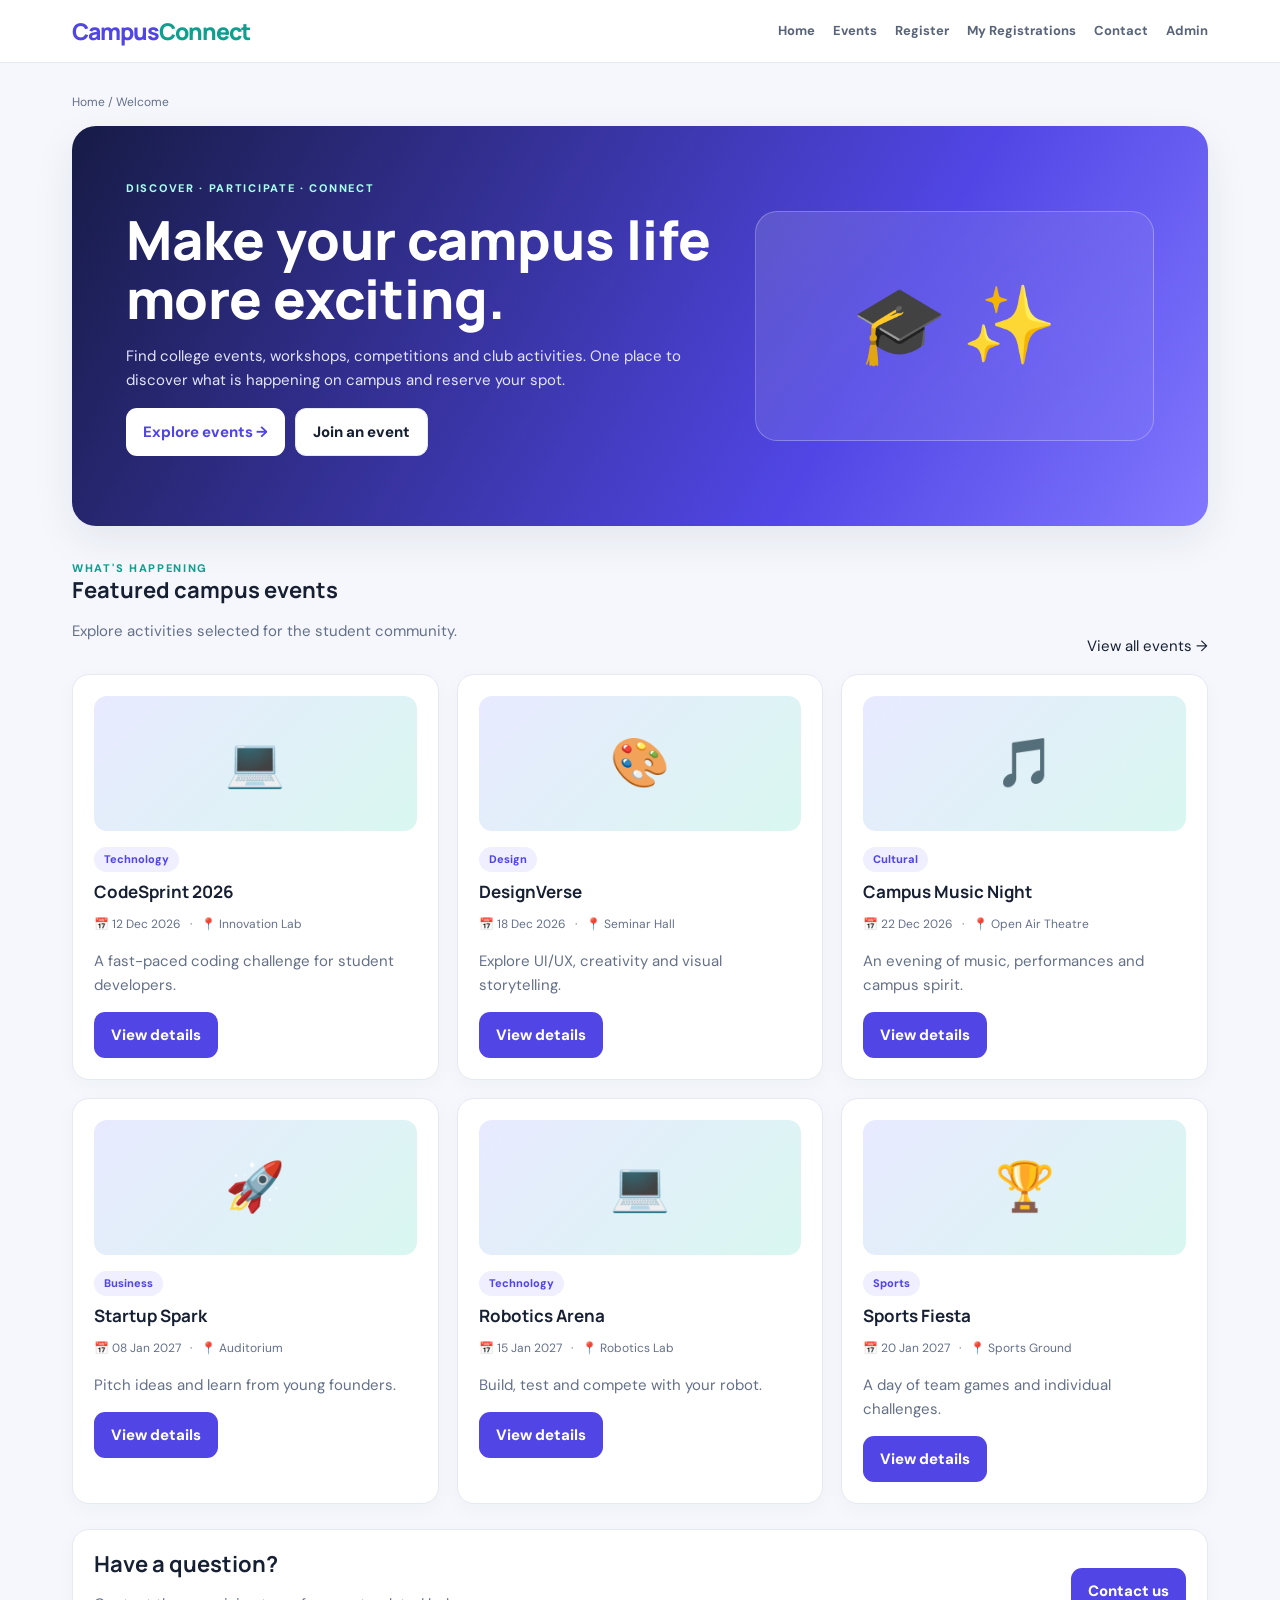
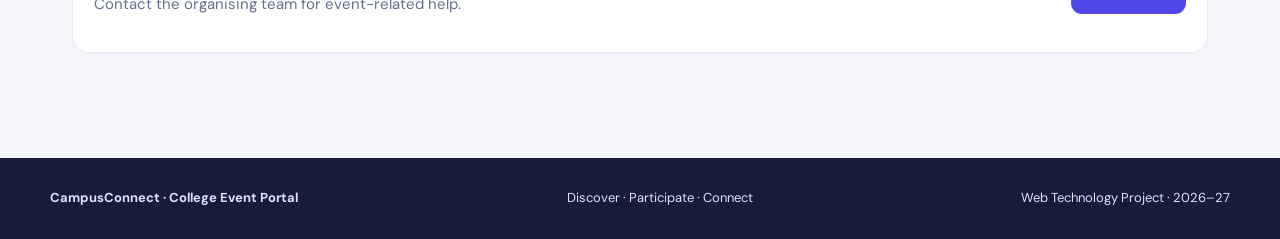
<file: index.html>
<!DOCTYPE html><html lang="en"><head><meta charset="UTF-8"><meta name="viewport" content="width=device-width, initial-scale=1.0"><meta name="description" content="CampusConnect college event discovery and registration portal"><title>Home | CampusConnect</title><link rel="stylesheet" href="style.css"></head><body><header class="site-header"><div class="header-inner"><a class="brand" href="index.html">Campus<span>Connect</span></a><nav class="nav"><a href="index.html">Home</a><a href="events.html">Events</a><a href="register.html">Register</a><a href="registrations.html">My Registrations</a><a href="contact.html">Contact</a><a href="Admin/admin-login.html">Admin</a></nav></div></header><main class="page"><div class="breadcrumb">Home / Welcome</div><section class="hero"><div><div class="eyebrow">Discover · Participate · Connect</div><h1>Make your campus life more exciting.</h1><p>Find college events, workshops, competitions and club activities. One place to discover what is happening on campus and reserve your spot.</p><div class="actions"><a class="btn light" href="events.html">Explore events →</a><a class="btn outline" href="register.html">Join an event</a></div></div><div class="hero-art">🎓 ✨</div></section><div class="section-head"><div><div class="eyebrow">What's happening</div><h2>Featured campus events</h2><p class="muted">Explore activities selected for the student community.</p></div><a class="text-link" href="events.html">View all events →</a></div><div class="grid" id="event-list"></div><section class="panel" style="margin-top:25px"><div class="split"><div><h2>Have a question?</h2><p class="muted">Contact the organising team for event-related help.</p></div><a class="btn" href="contact.html">Contact us</a></div></section></main><footer class="footer"><div class="footer-inner"><b>CampusConnect · College Event Portal</b><span>Discover · Participate · Connect</span><span>Web Technology Project · 2026–27</span></div></footer><script src="script.js"></script></body></html>
</file>
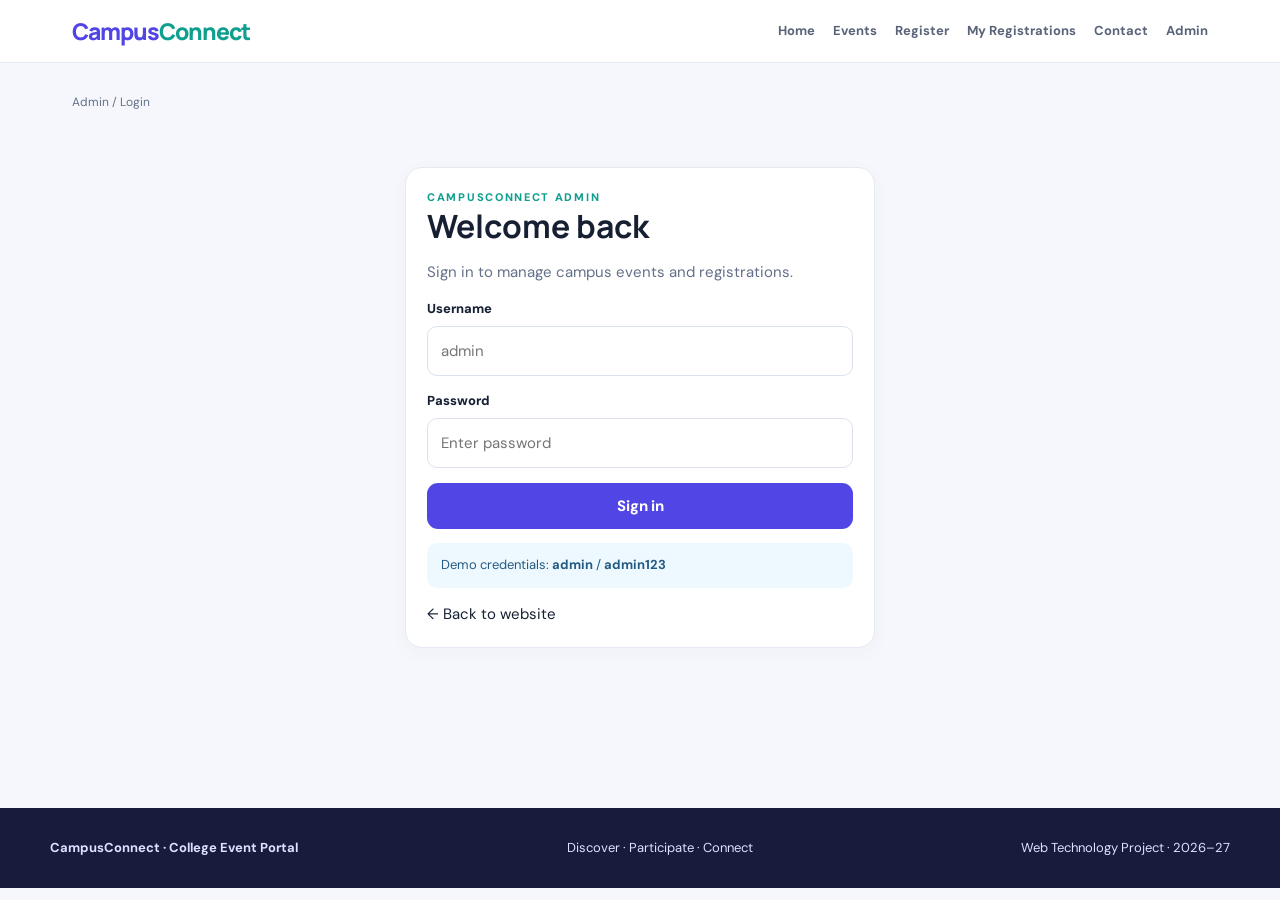
<file: admin-dashboard.html>
<!DOCTYPE html><html lang="en"><head><meta charset="UTF-8"><meta name="viewport" content="width=device-width, initial-scale=1.0"><meta name="description" content="CampusConnect college event discovery and registration portal"><title>Dashboard | CampusConnect</title><link rel="stylesheet" href="../style.css"></head><body><main class="page"><div class="admin-shell"><aside class="sidebar"><a class="brand" href="admin-dashboard.html">CampusConnect</a><a href="admin-dashboard.html">▦ Dashboard</a><a href="admin-events.html">✦ Manage Events</a><a href="admin-registrations.html">▤ Registrations</a><a href="admin-messages.html">✉ Messages</a><a href="#" id="logout">↪ Logout</a></aside><section class="admin-content" data-admin-page="dashboard"><div class="breadcrumb">Admin / Dashboard</div><div class="eyebrow">Overview</div><h1>Dashboard</h1><p class="muted">A quick overview of campus event activity.</p><div class="stats"><div class="stat"><span class="muted">Total events</span><strong data-count="events">0</strong><span class="status">Published</span></div><div class="stat"><span class="muted">Registrations</span><strong data-count="registrations">0</strong><span class="status">All time</span></div><div class="stat"><span class="muted">Messages</span><strong data-count="messages">0</strong><span class="status">Received</span></div><div class="stat"><span class="muted">Portal</span><strong>Live</strong><span class="status">Demo mode</span></div></div><div class="grid"><div class="panel"><h3>Manage events</h3><p class="muted">Create or remove campus events.</p><a class="btn" href="admin-events.html">Open events</a></div><div class="panel"><h3>Registrations</h3><p class="muted">Review student registrations.</p><a class="btn" href="admin-registrations.html">View registrations</a></div><div class="panel"><h3>Messages</h3><p class="muted">Read questions from students.</p><a class="btn" href="admin-messages.html">View messages</a></div></div></section></div></main><script src="../script.js"></script></body></html>
</file>
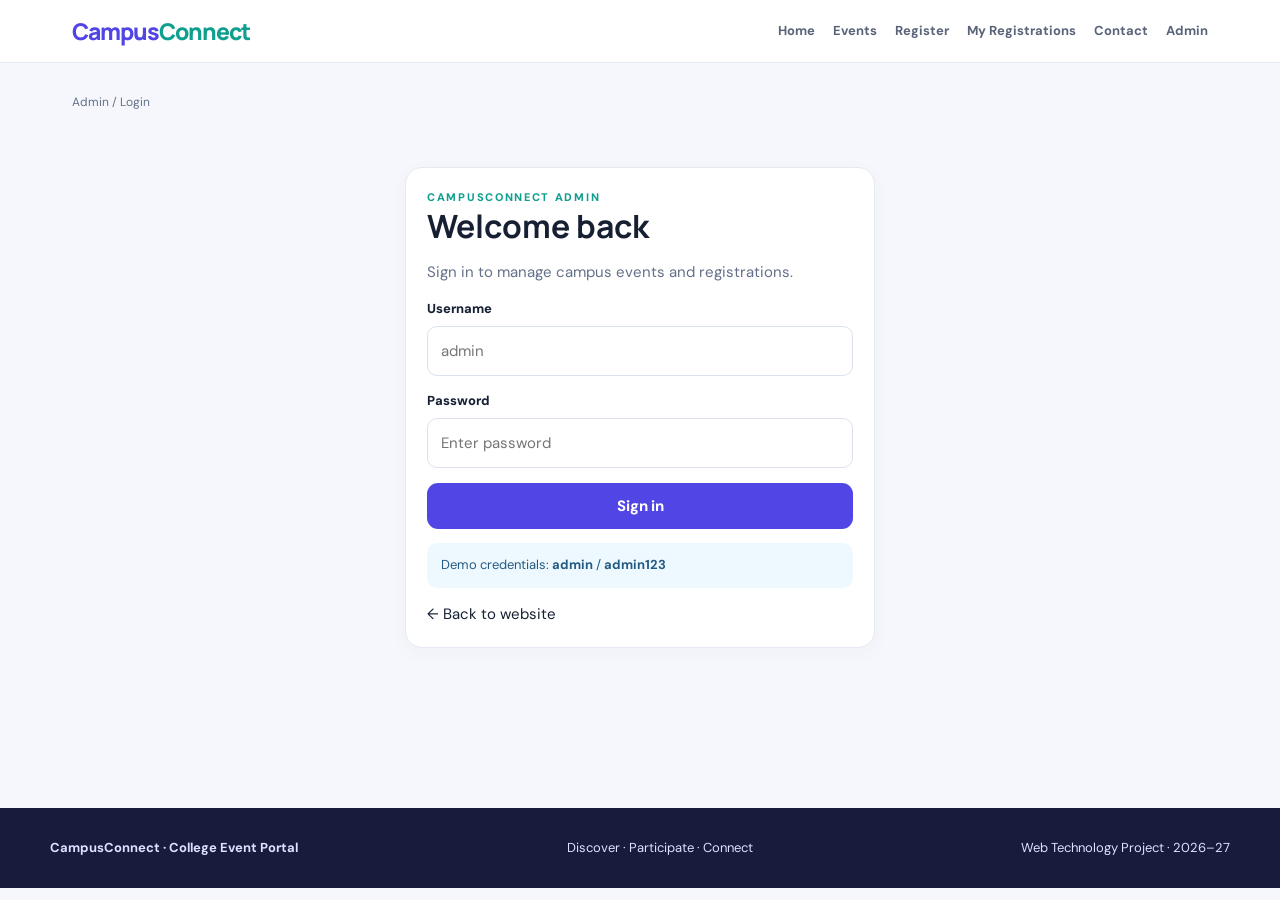
<file: admin-events.html>
<!DOCTYPE html><html lang="en"><head><meta charset="UTF-8"><meta name="viewport" content="width=device-width, initial-scale=1.0"><meta name="description" content="CampusConnect college event discovery and registration portal"><title>Manage Events | CampusConnect</title><link rel="stylesheet" href="../style.css"></head><body><main class="page"><div class="admin-shell"><aside class="sidebar"><a class="brand" href="admin-dashboard.html">CampusConnect</a><a href="admin-dashboard.html">▦ Dashboard</a><a href="admin-events.html">✦ Manage Events</a><a href="admin-registrations.html">▤ Registrations</a><a href="admin-messages.html">✉ Messages</a><a href="#" id="logout">↪ Logout</a></aside><section class="admin-content" data-admin-page="events"><div class="breadcrumb">Admin / Manage Events</div><div class="eyebrow">Content management</div><h1>Manage Events</h1><p class="muted">Add a new event and review the event list.</p><div class="panel"><h2>Add Event</h2><form id="add-event-form"><div class="field-line"><div class="form-row"><label>Event name</label><input name="name" required></div><div class="form-row"><label>Category</label><select name="category"><option>Technology</option><option>Design</option><option>Cultural</option><option>Business</option><option>Sports</option></select></div></div><div class="field-line"><div class="form-row"><label>Date</label><input type="date" name="date" required></div><div class="form-row"><label>Time</label><input type="time" name="time" required></div></div><div class="field-line"><div class="form-row"><label>Venue</label><input name="venue" required></div><div class="form-row"><label>Seats</label><input type="number" name="seats" min="1" value="50" required></div></div><div class="form-row"><label>Description</label><textarea name="description" required></textarea></div><button class="btn">Add event</button></form></div><div class="section-head"><h2>Event list</h2></div><div class="table-wrap"><table><thead><tr><th>Event</th><th>Category</th><th>Date</th><th>Action</th></tr></thead><tbody id="admin-event-list"></tbody></table></div></section></div></main><script src="../script.js"></script></body></html>
</file>
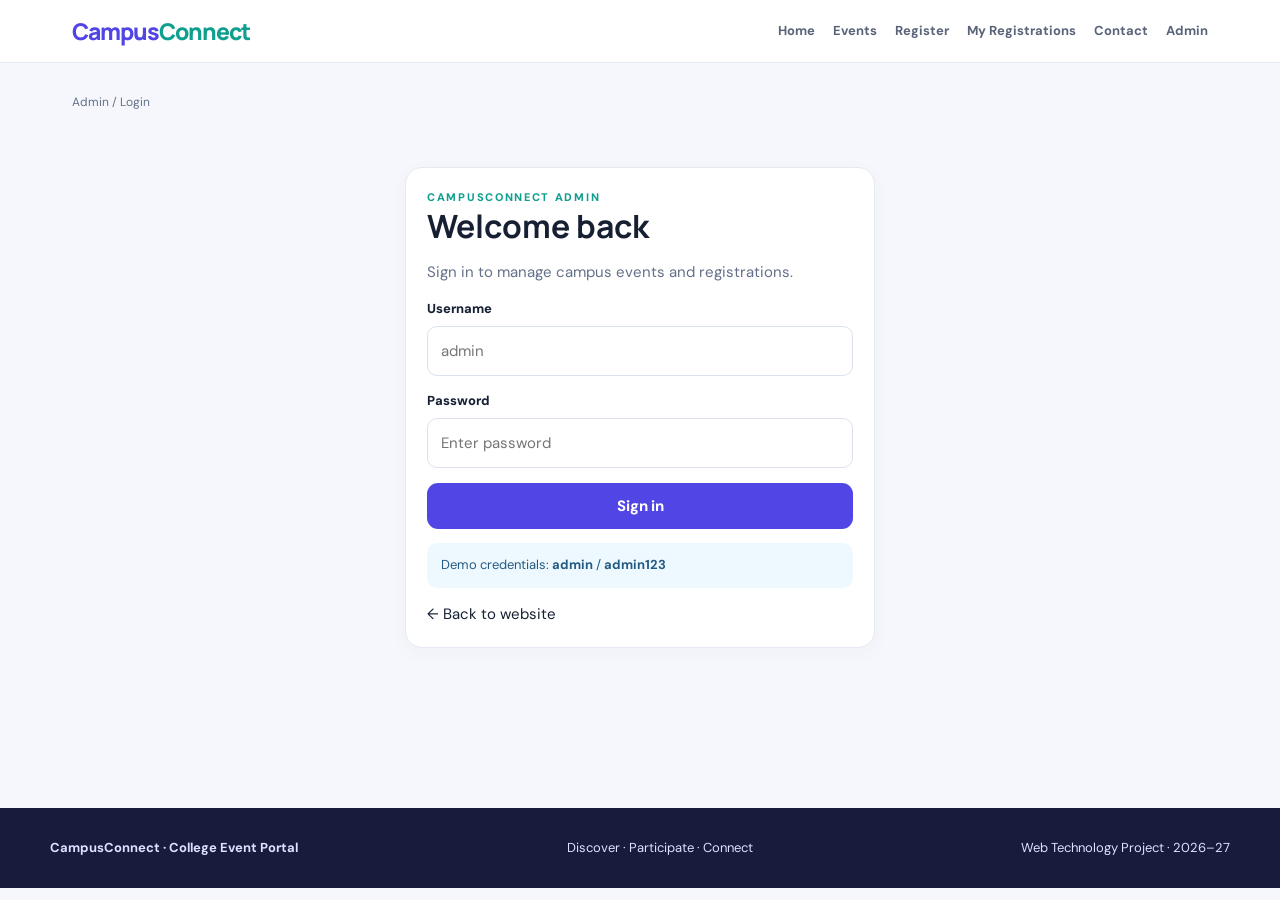
<file: admin-login.html>
<!DOCTYPE html><html lang="en"><head><meta charset="UTF-8"><meta name="viewport" content="width=device-width, initial-scale=1.0"><meta name="description" content="CampusConnect college event discovery and registration portal"><title>Admin Login | CampusConnect</title><link rel="stylesheet" href="../style.css"></head><body><header class="site-header"><div class="header-inner"><a class="brand" href="../index.html">Campus<span>Connect</span></a><nav class="nav"><a href="../index.html">Home</a><a href="../events.html">Events</a><a href="../register.html">Register</a><a href="../registrations.html">My Registrations</a><a href="../contact.html">Contact</a><a href="admin-login.html">Admin</a></nav></div></header><main class="page"><div class="breadcrumb">Admin / Login</div><section class="panel" style="max-width:470px;margin:55px auto"><div class="eyebrow">CampusConnect Admin</div><h1>Welcome back</h1><p class="muted">Sign in to manage campus events and registrations.</p><form id="admin-login-form"><div class="form-row"><label>Username</label><input name="username" required placeholder="admin"></div><div class="form-row"><label>Password</label><input name="password" type="password" required placeholder="Enter password"></div><button class="btn" style="width:100%">Sign in</button><p class="error" id="login-error"></p></form><div class="notice">Demo credentials: <b>admin</b> / <b>admin123</b></div><a class="text-link" href="../index.html">← Back to website</a></section></main><footer class="footer"><div class="footer-inner"><b>CampusConnect · College Event Portal</b><span>Discover · Participate · Connect</span><span>Web Technology Project · 2026–27</span></div></footer><script src="../script.js"></script></body></html>
</file>
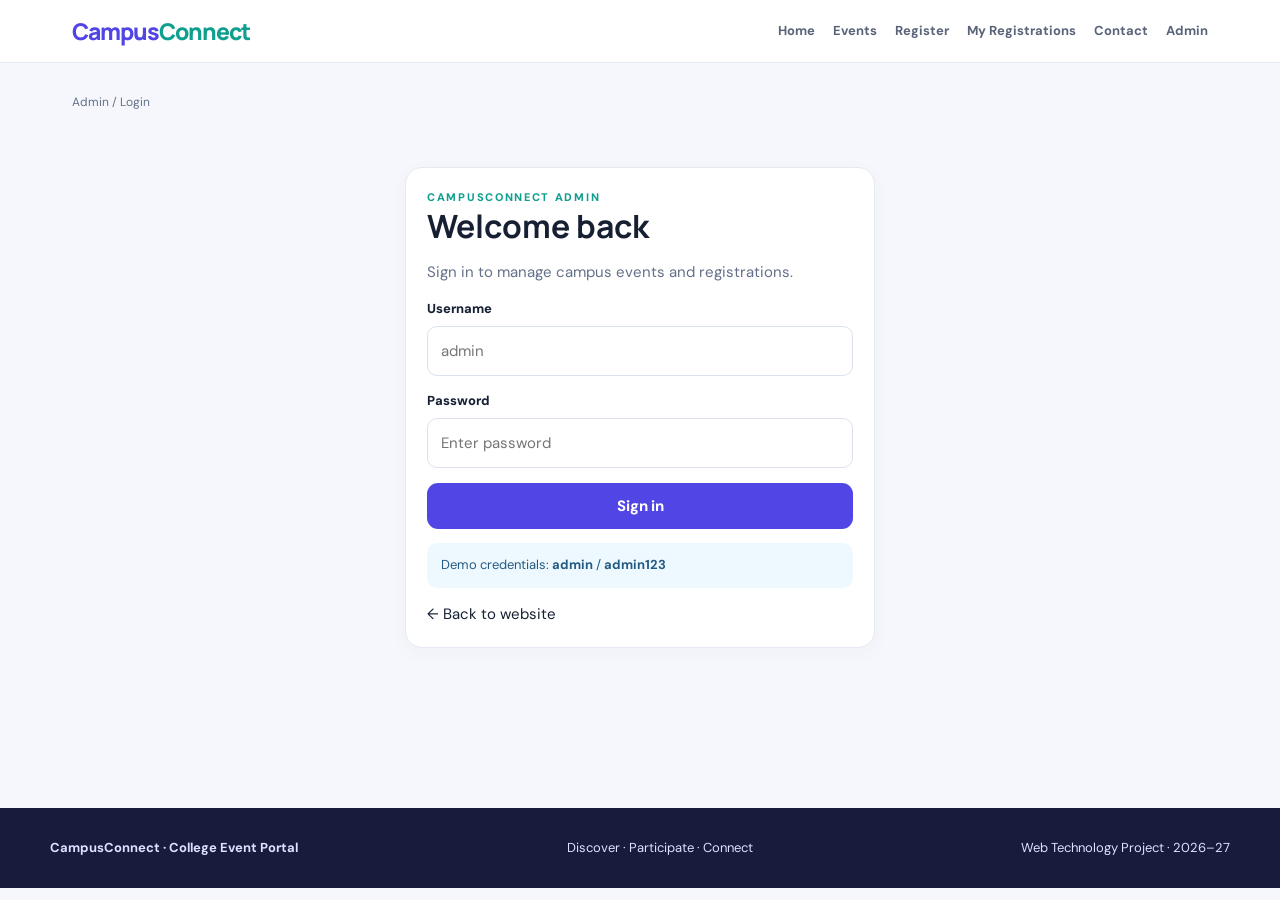
<file: admin-messages.html>
<!DOCTYPE html><html lang="en"><head><meta charset="UTF-8"><meta name="viewport" content="width=device-width, initial-scale=1.0"><meta name="description" content="CampusConnect college event discovery and registration portal"><title>Messages | CampusConnect</title><link rel="stylesheet" href="../style.css"></head><body><main class="page"><div class="admin-shell"><aside class="sidebar"><a class="brand" href="admin-dashboard.html">CampusConnect</a><a href="admin-dashboard.html">▦ Dashboard</a><a href="admin-events.html">✦ Manage Events</a><a href="admin-registrations.html">▤ Registrations</a><a href="admin-messages.html">✉ Messages</a><a href="#" id="logout">↪ Logout</a></aside><section class="admin-content" data-admin-page="messages"><div class="breadcrumb">Admin / Messages</div><div class="eyebrow">Inbox</div><h1>Messages</h1><p class="muted">Student questions submitted through the contact form.</p><div id="admin-message-list" class="grid" style="grid-template-columns:1fr"></div></section></div></main><script src="../script.js"></script></body></html>
</file>
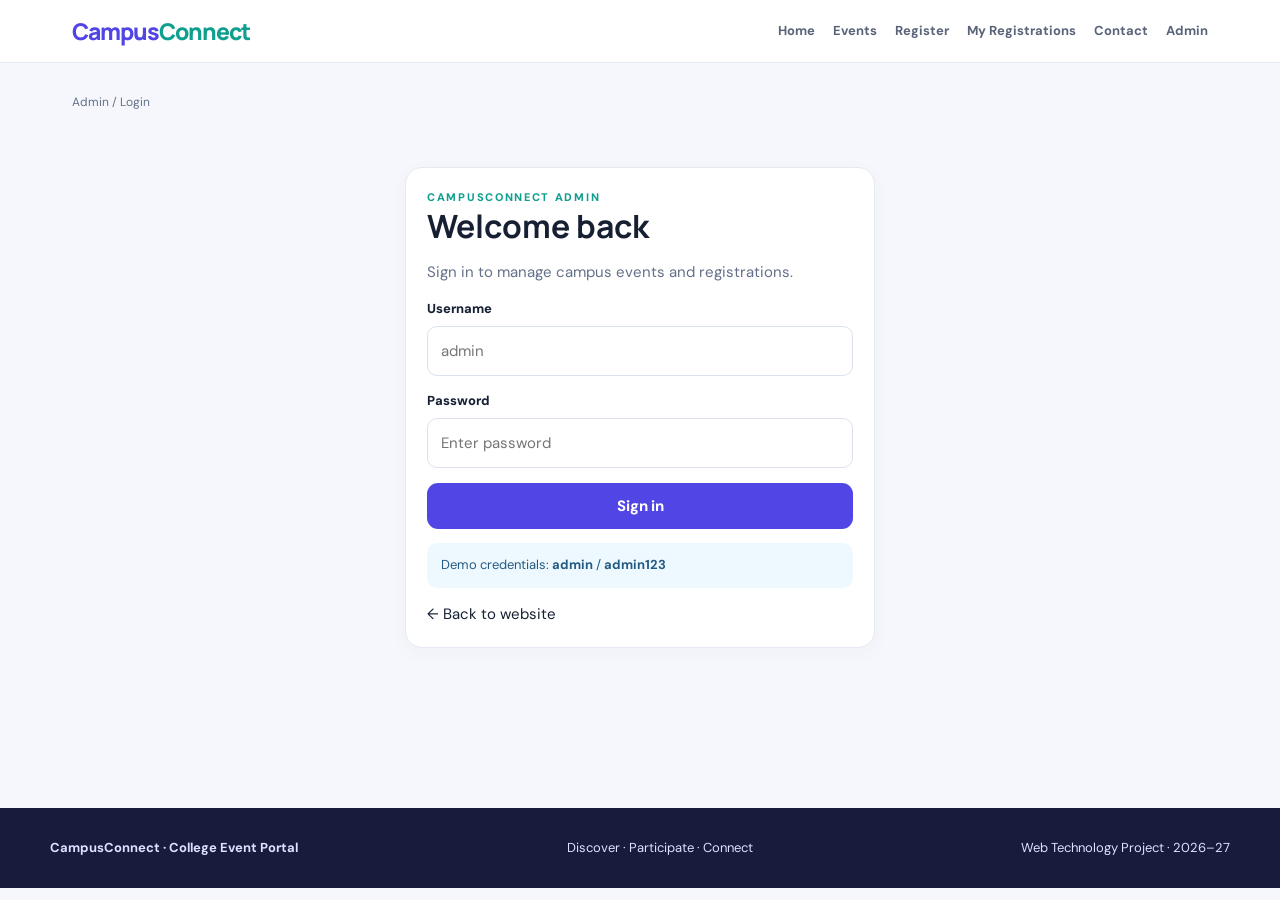
<file: admin-registrations.html>
<!DOCTYPE html><html lang="en"><head><meta charset="UTF-8"><meta name="viewport" content="width=device-width, initial-scale=1.0"><meta name="description" content="CampusConnect college event discovery and registration portal"><title>Registrations | CampusConnect</title><link rel="stylesheet" href="../style.css"></head><body><main class="page"><div class="admin-shell"><aside class="sidebar"><a class="brand" href="admin-dashboard.html">CampusConnect</a><a href="admin-dashboard.html">▦ Dashboard</a><a href="admin-events.html">✦ Manage Events</a><a href="admin-registrations.html">▤ Registrations</a><a href="admin-messages.html">✉ Messages</a><a href="#" id="logout">↪ Logout</a></aside><section class="admin-content" data-admin-page="registrations"><div class="breadcrumb">Admin / Registrations</div><div class="eyebrow">Student activity</div><h1>Registrations</h1><p class="muted">Review students registered for campus events.</p><div class="table-wrap"><table><thead><tr><th>Student</th><th>Email</th><th>Event</th><th>Status</th></tr></thead><tbody id="admin-registration-list"></tbody></table></div></section></div></main><script src="../script.js"></script></body></html>
</file>
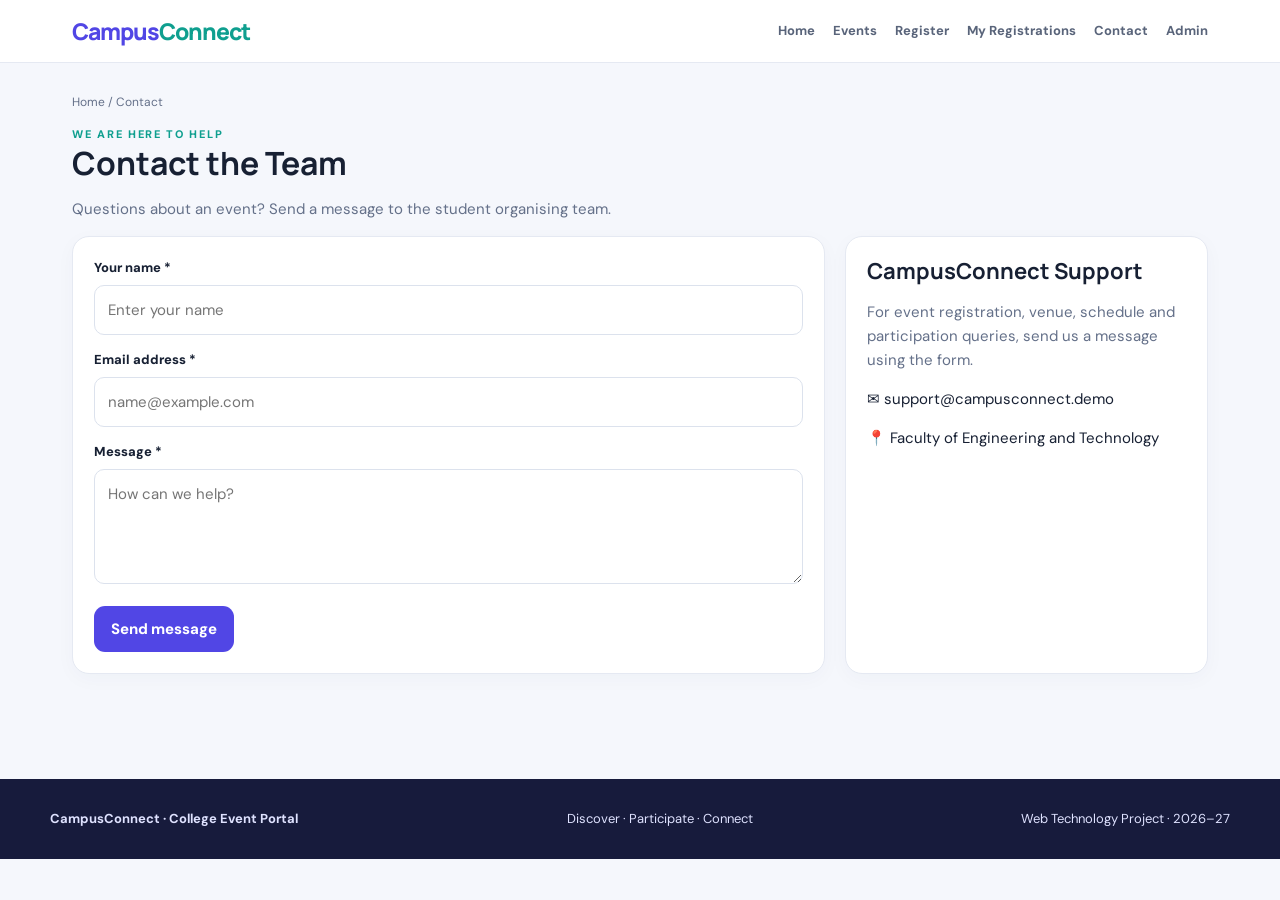
<file: contact.html>
<!DOCTYPE html><html lang="en"><head><meta charset="UTF-8"><meta name="viewport" content="width=device-width, initial-scale=1.0"><meta name="description" content="CampusConnect college event discovery and registration portal"><title>Contact | CampusConnect</title><link rel="stylesheet" href="style.css"></head><body><header class="site-header"><div class="header-inner"><a class="brand" href="index.html">Campus<span>Connect</span></a><nav class="nav"><a href="index.html">Home</a><a href="events.html">Events</a><a href="register.html">Register</a><a href="registrations.html">My Registrations</a><a href="contact.html">Contact</a><a href="Admin/admin-login.html">Admin</a></nav></div></header><main class="page"><div class="breadcrumb">Home / Contact</div><div class="eyebrow">We are here to help</div><h1>Contact the Team</h1><p class="muted">Questions about an event? Send a message to the student organising team.</p><div class="layout"><section class="panel"><form id="contact-form" novalidate><div class="form-row"><label>Your name *</label><input name="name" placeholder="Enter your name"><div class="error" data-error="name"></div></div><div class="form-row"><label>Email address *</label><input name="email" type="email" placeholder="name@example.com"><div class="error" data-error="email"></div></div><div class="form-row"><label>Message *</label><textarea name="message" placeholder="How can we help?"></textarea><div class="error" data-error="message"></div></div><button class="btn">Send message</button><div id="form-message"></div></form></section><aside class="panel"><h2>CampusConnect Support</h2><p class="muted">For event registration, venue, schedule and participation queries, send us a message using the form.</p><p>✉ support@campusconnect.demo</p><p>📍 Faculty of Engineering and Technology</p></aside></div></main><footer class="footer"><div class="footer-inner"><b>CampusConnect · College Event Portal</b><span>Discover · Participate · Connect</span><span>Web Technology Project · 2026–27</span></div></footer><script src="script.js"></script></body></html>
</file>
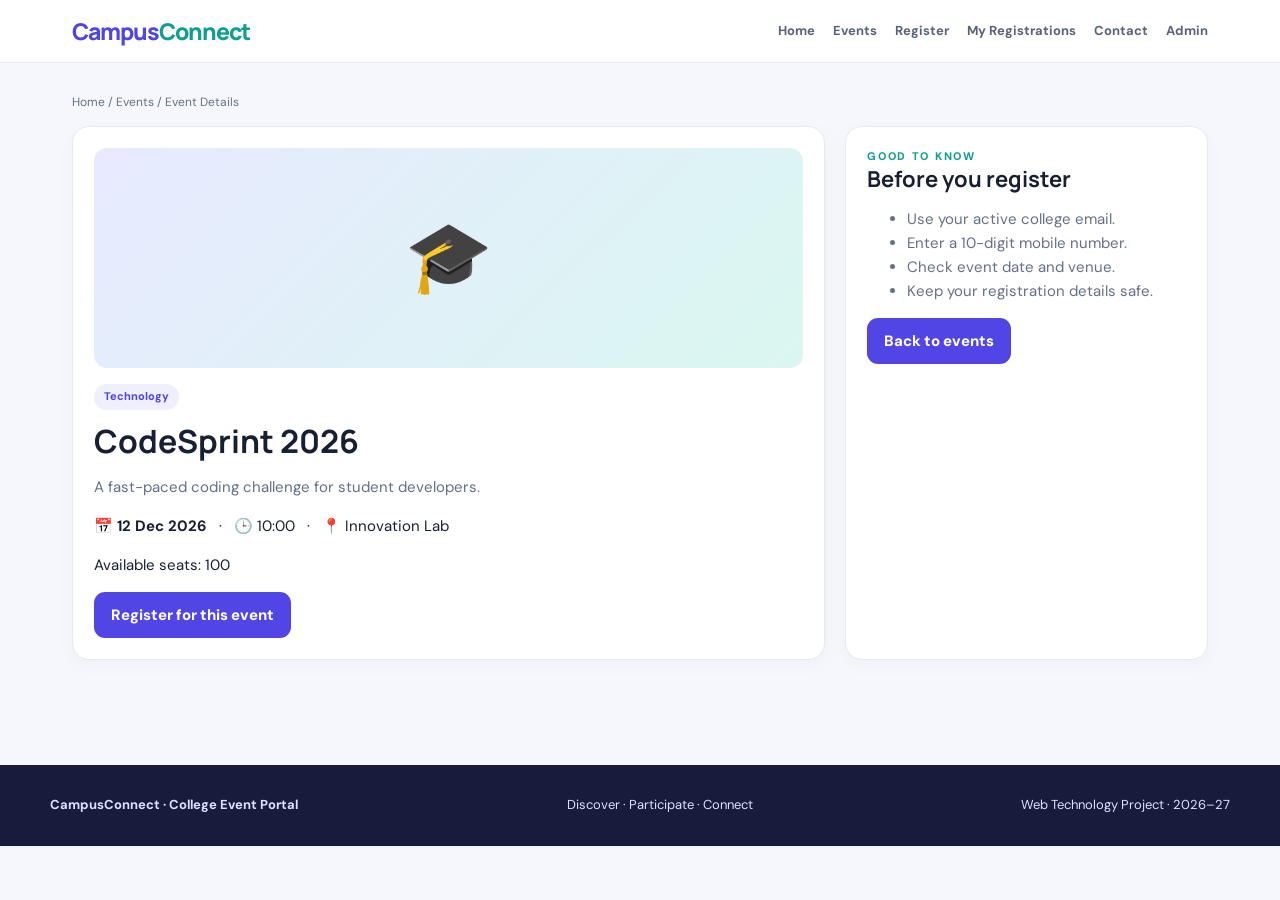
<file: event-details.html>
<!DOCTYPE html><html lang="en"><head><meta charset="UTF-8"><meta name="viewport" content="width=device-width, initial-scale=1.0"><meta name="description" content="CampusConnect college event discovery and registration portal"><title>Event Details | CampusConnect</title><link rel="stylesheet" href="style.css"></head><body><header class="site-header"><div class="header-inner"><a class="brand" href="index.html">Campus<span>Connect</span></a><nav class="nav"><a href="index.html">Home</a><a href="events.html">Events</a><a href="register.html">Register</a><a href="registrations.html">My Registrations</a><a href="contact.html">Contact</a><a href="Admin/admin-login.html">Admin</a></nav></div></header><main class="page"><div class="breadcrumb">Home / Events / Event Details</div><div class="layout"><section class="panel" id="event-detail"></section><aside class="panel"><div class="eyebrow">Good to know</div><h2>Before you register</h2><ul class="muted"><li>Use your active college email.</li><li>Enter a 10-digit mobile number.</li><li>Check event date and venue.</li><li>Keep your registration details safe.</li></ul><a class="btn" href="events.html">Back to events</a></aside></div></main><footer class="footer"><div class="footer-inner"><b>CampusConnect · College Event Portal</b><span>Discover · Participate · Connect</span><span>Web Technology Project · 2026–27</span></div></footer><script src="script.js"></script></body></html>
</file>
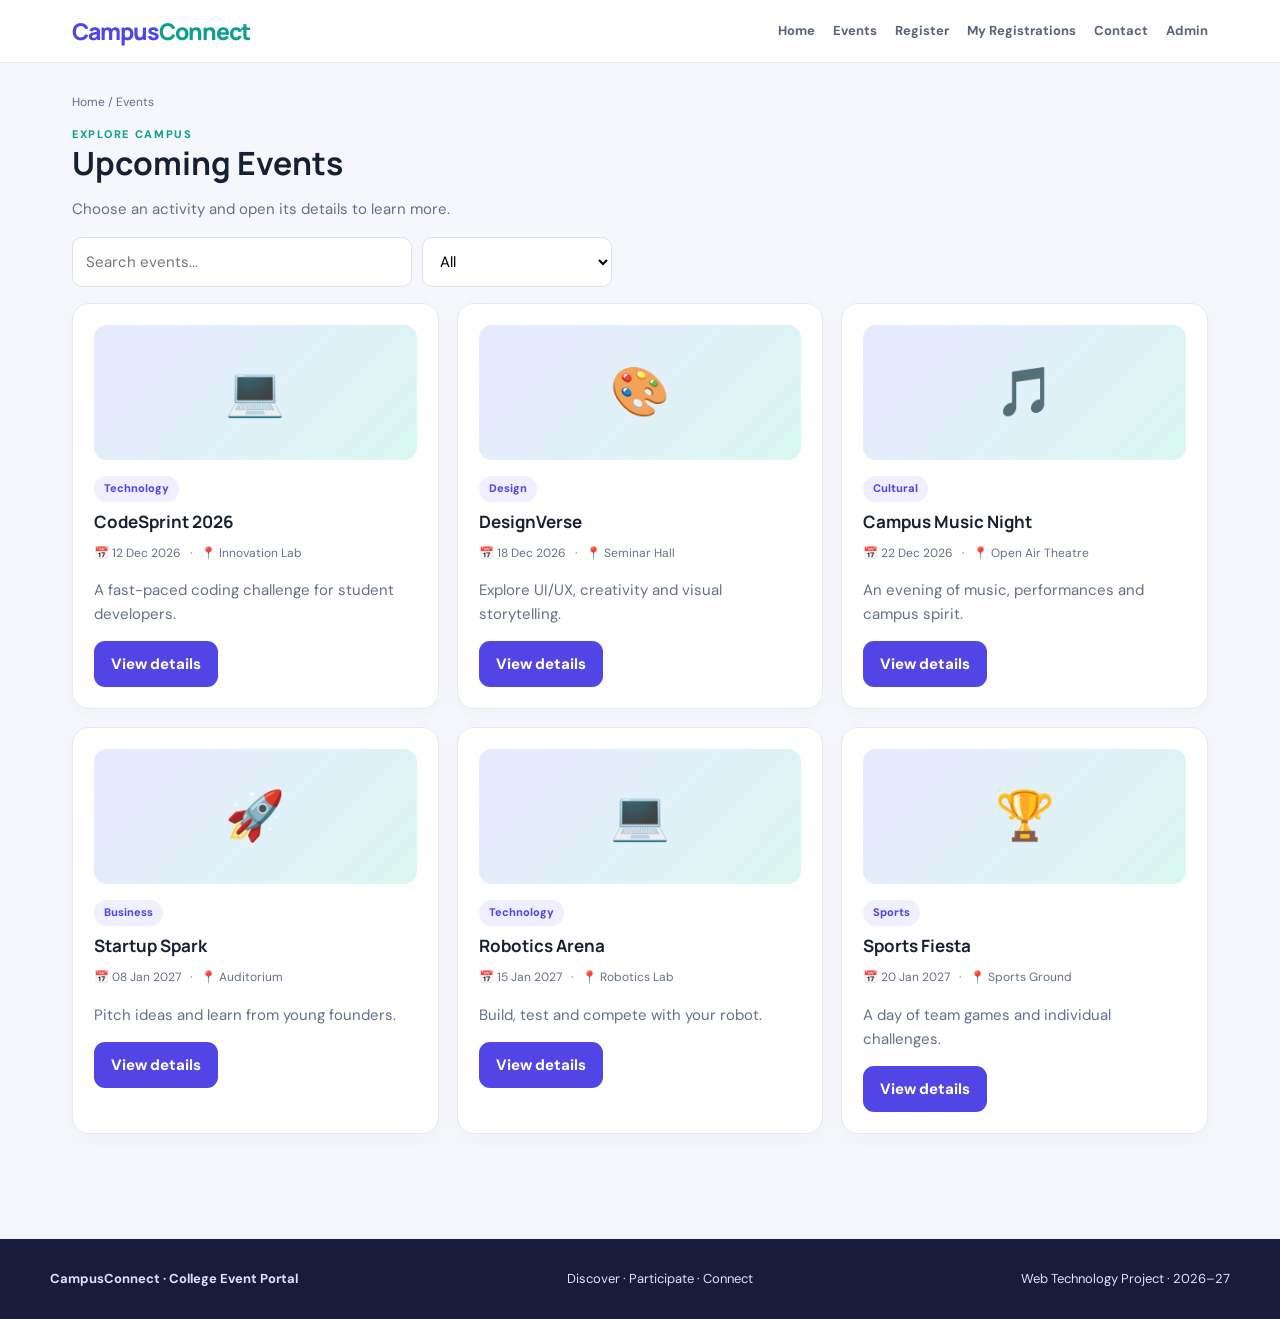
<file: events.html>
<!DOCTYPE html><html lang="en"><head><meta charset="UTF-8"><meta name="viewport" content="width=device-width, initial-scale=1.0"><meta name="description" content="CampusConnect college event discovery and registration portal"><title>Events | CampusConnect</title><link rel="stylesheet" href="style.css"></head><body><header class="site-header"><div class="header-inner"><a class="brand" href="index.html">Campus<span>Connect</span></a><nav class="nav"><a href="index.html">Home</a><a href="events.html">Events</a><a href="register.html">Register</a><a href="registrations.html">My Registrations</a><a href="contact.html">Contact</a><a href="Admin/admin-login.html">Admin</a></nav></div></header><main class="page"><div class="breadcrumb">Home / Events</div><div class="eyebrow">Explore campus</div><h1>Upcoming Events</h1><p class="muted">Choose an activity and open its details to learn more.</p><div class="actions"><input class="search" id="search-event" placeholder="Search events..." style="max-width:340px"><select id="category-filter" class="search" style="max-width:190px"><option>All</option><option>Technology</option><option>Design</option><option>Cultural</option><option>Business</option><option>Sports</option></select></div><div class="grid" id="event-list"></div></main><footer class="footer"><div class="footer-inner"><b>CampusConnect · College Event Portal</b><span>Discover · Participate · Connect</span><span>Web Technology Project · 2026–27</span></div></footer><script src="script.js"></script></body></html>
</file>
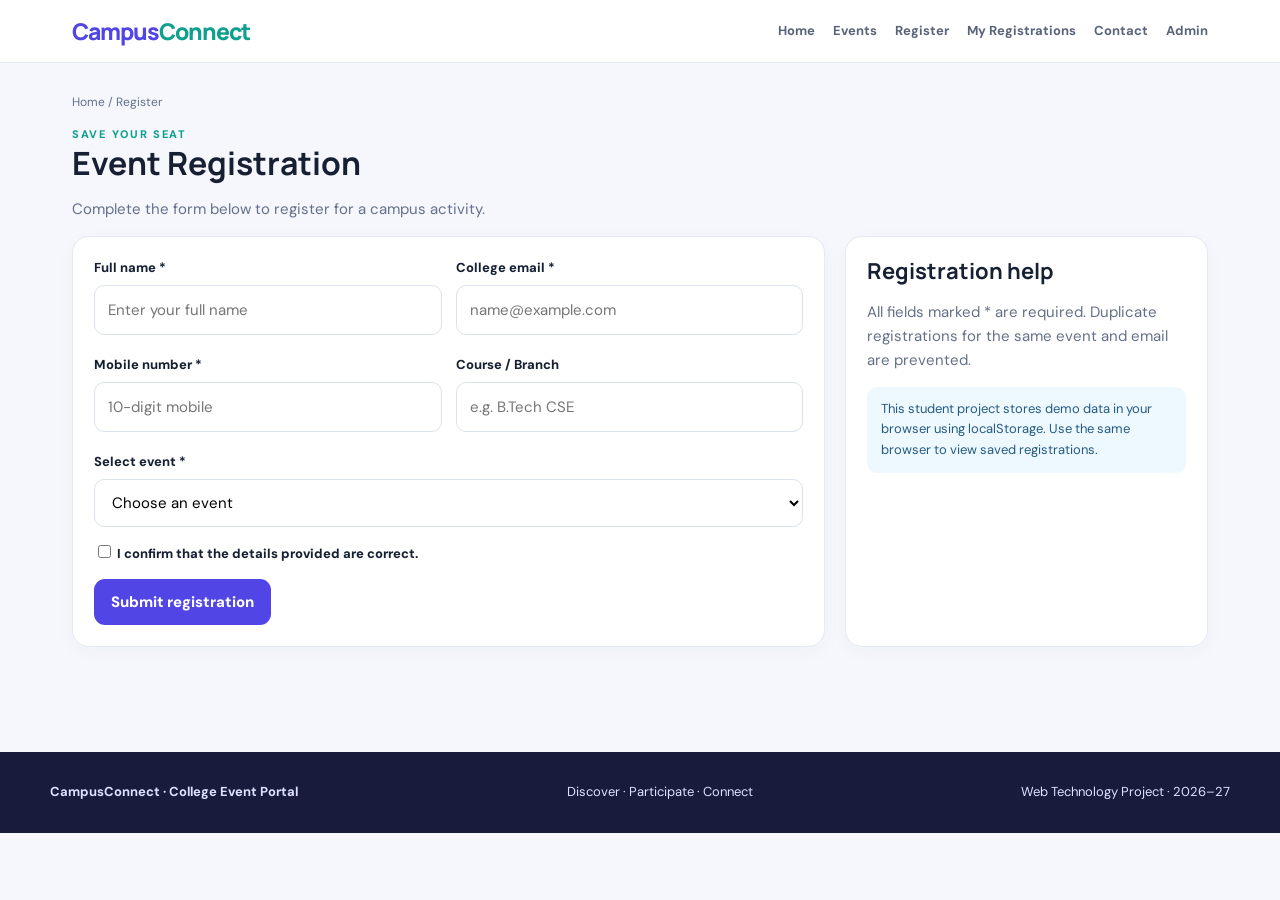
<file: register.html>
<!DOCTYPE html><html lang="en"><head><meta charset="UTF-8"><meta name="viewport" content="width=device-width, initial-scale=1.0"><meta name="description" content="CampusConnect college event discovery and registration portal"><title>Register | CampusConnect</title><link rel="stylesheet" href="style.css"></head><body><header class="site-header"><div class="header-inner"><a class="brand" href="index.html">Campus<span>Connect</span></a><nav class="nav"><a href="index.html">Home</a><a href="events.html">Events</a><a href="register.html">Register</a><a href="registrations.html">My Registrations</a><a href="contact.html">Contact</a><a href="Admin/admin-login.html">Admin</a></nav></div></header><main class="page"><div class="breadcrumb">Home / Register</div><div class="eyebrow">Save your seat</div><h1>Event Registration</h1><p class="muted">Complete the form below to register for a campus activity.</p><div class="layout"><section class="panel"><form id="registration-form" novalidate><div class="field-line"><div class="form-row"><label>Full name *</label><input name="name" placeholder="Enter your full name"><div class="error" data-error="name"></div></div><div class="form-row"><label>College email *</label><input name="email" type="email" placeholder="name@example.com"><div class="error" data-error="email"></div></div></div><div class="field-line"><div class="form-row"><label>Mobile number *</label><input name="phone" inputmode="numeric" maxlength="10" placeholder="10-digit mobile"><div class="error" data-error="phone"></div></div><div class="form-row"><label>Course / Branch</label><input name="course" placeholder="e.g. B.Tech CSE"></div></div><div class="form-row"><label>Select event *</label><select name="eventId"><option value="">Choose an event</option><option value="1">CodeSprint 2026</option><option value="2">DesignVerse</option><option value="3">Campus Music Night</option><option value="4">Startup Spark</option><option value="5">Robotics Arena</option><option value="6">Sports Fiesta</option></select><div class="error" data-error="eventId"></div></div><div class="form-row"><label><input type="checkbox" name="agree" value="yes" style="width:auto"> I confirm that the details provided are correct.</label><div class="error" data-error="agree"></div></div><button class="btn" type="submit">Submit registration</button><div id="form-message"></div></form></section><aside class="panel"><h2>Registration help</h2><p class="muted">All fields marked * are required. Duplicate registrations for the same event and email are prevented.</p><div class="notice">This student project stores demo data in your browser using localStorage. Use the same browser to view saved registrations.</div></aside></div></main><footer class="footer"><div class="footer-inner"><b>CampusConnect · College Event Portal</b><span>Discover · Participate · Connect</span><span>Web Technology Project · 2026–27</span></div></footer><script src="script.js"></script></body></html>
</file>
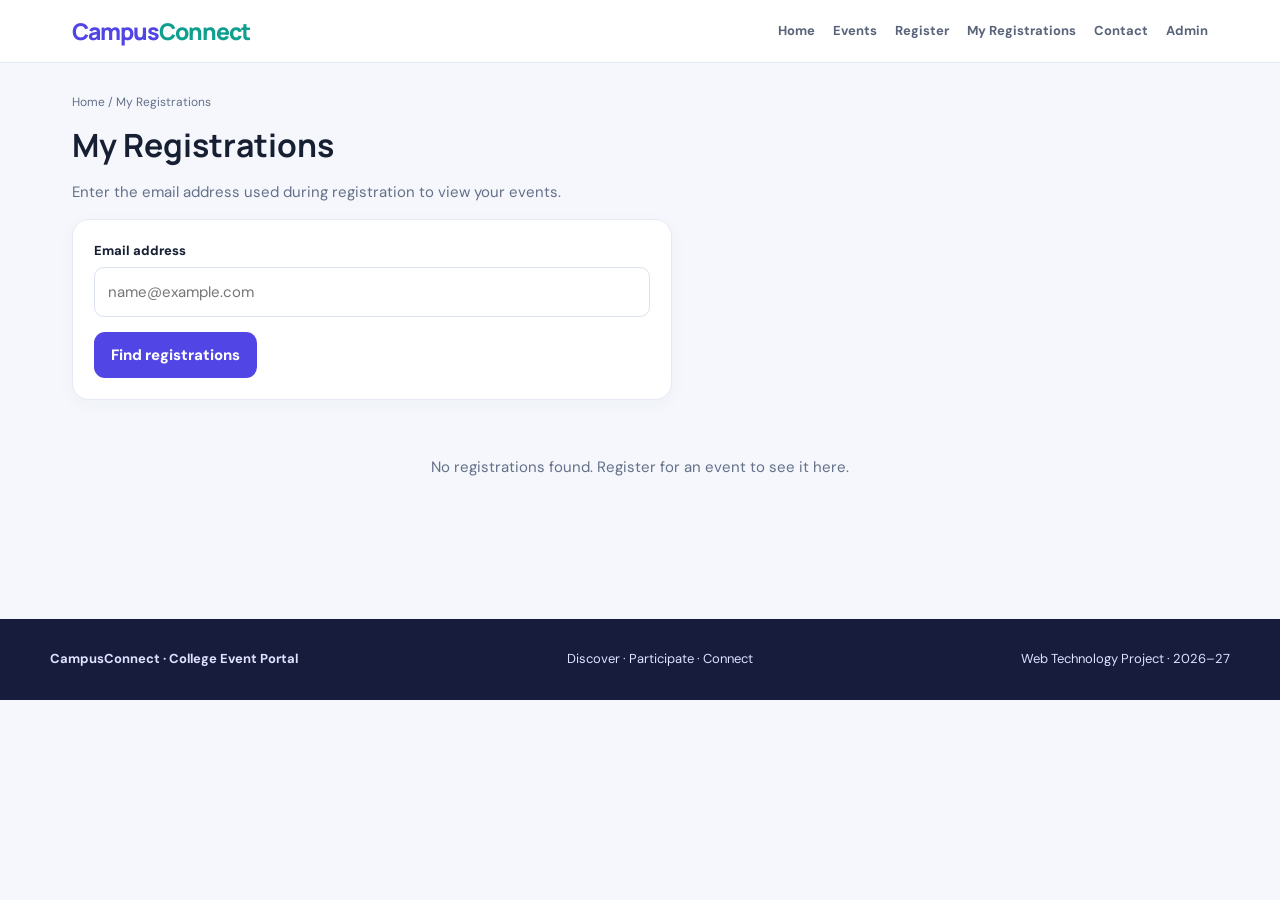
<file: registrations.html>
<!DOCTYPE html><html lang="en"><head><meta charset="UTF-8"><meta name="viewport" content="width=device-width, initial-scale=1.0"><meta name="description" content="CampusConnect college event discovery and registration portal"><title>My Registrations | CampusConnect</title><link rel="stylesheet" href="style.css"></head><body><header class="site-header"><div class="header-inner"><a class="brand" href="index.html">Campus<span>Connect</span></a><nav class="nav"><a href="index.html">Home</a><a href="events.html">Events</a><a href="register.html">Register</a><a href="registrations.html">My Registrations</a><a href="contact.html">Contact</a><a href="Admin/admin-login.html">Admin</a></nav></div></header><main class="page"><div class="breadcrumb">Home / My Registrations</div><h1>My Registrations</h1><p class="muted">Enter the email address used during registration to view your events.</p><form id="lookup-email" class="panel" style="max-width:600px"><div class="form-row"><label>Email address</label><input name="email" type="email" required placeholder="name@example.com"></div><button class="btn">Find registrations</button></form><div id="my-registrations" style="margin-top:20px"></div></main><footer class="footer"><div class="footer-inner"><b>CampusConnect · College Event Portal</b><span>Discover · Participate · Connect</span><span>Web Technology Project · 2026–27</span></div></footer><script src="script.js"></script></body></html>
</file>
<file: style.css>
@import url('https://fonts.googleapis.com/css2?family=DM+Sans:wght@400;500;600;700;800&family=Manrope:wght@600;700;800&display=swap');
:root{--ink:#172033;--muted:#647089;--line:#e5e9f2;--paper:#fff;--bg:#f5f7fc;--primary:#5146e5;--primary2:#776cf6;--teal:#0f9f8f;--shadow:0 14px 40px rgba(26,36,67,.08)}*{box-sizing:border-box}body{margin:0;background:var(--bg);color:var(--ink);font:15px 'DM Sans',Arial,sans-serif;line-height:1.6}a{color:inherit;text-decoration:none}button,input,select,textarea{font:inherit}.site-header{background:#fff;border-bottom:1px solid var(--line);position:sticky;top:0;z-index:10}.header-inner{max-width:1180px;margin:auto;padding:15px 22px;display:flex;align-items:center;justify-content:space-between;gap:20px}.brand{font:800 23px Manrope,sans-serif;color:var(--primary);letter-spacing:-1px}.brand span{color:var(--teal)}.nav{display:flex;align-items:center;gap:18px;flex-wrap:wrap;font-size:13px;font-weight:700;color:#59647a}.nav a:hover,.nav a.active{color:var(--primary)}.page{max-width:1180px;margin:30px auto;padding:0 22px 50px}.breadcrumb{font-size:12px;color:var(--muted);margin-bottom:14px}.eyebrow{font-size:11px;font-weight:800;letter-spacing:1.7px;color:var(--teal);text-transform:uppercase}.hero{background:linear-gradient(120deg,#171b46,#5146e5 68%,#8177ff);border-radius:24px;color:#fff;padding:54px;display:grid;grid-template-columns:1.2fr .8fr;gap:30px;align-items:center;box-shadow:var(--shadow)}.hero h1{font:800 clamp(32px,5vw,54px)/1.1 Manrope;margin:12px 0}.hero p{color:#e3e5ff;max-width:560px}.hero-art{min-height:230px;border:1px solid #ffffff40;border-radius:22px;background:linear-gradient(135deg,#ffffff22,#ffffff08);display:grid;place-items:center;font-size:76px}.hero .eyebrow{color:#a9fff0}h1,h2,h3{font-family:Manrope,sans-serif;line-height:1.2}h1{font-size:32px;margin:0 0 9px}h2{font-size:22px;margin:0 0 12px}h3{font-size:17px;margin:0 0 6px}.muted{color:var(--muted)}.btn{display:inline-flex;align-items:center;justify-content:center;gap:8px;border:0;border-radius:11px;padding:11px 17px;background:var(--primary);color:#fff;font-weight:800;cursor:pointer}.btn:hover{background:#3f35c9}.btn.light{background:#fff;color:var(--primary)}.btn.outline{background:#fff;border:1px solid var(--line);color:var(--ink)}.btn.danger{background:#dc4056}.section-head{display:flex;align-items:end;justify-content:space-between;gap:14px;margin:34px 0 16px}.grid{display:grid;grid-template-columns:repeat(3,1fr);gap:18px}.card,.panel,.stat{background:#fff;border:1px solid var(--line);border-radius:17px;padding:21px;box-shadow:0 5px 20px #26345a08}.event-cover{height:135px;border-radius:13px;display:grid;place-items:center;font-size:48px;background:linear-gradient(135deg,#e8eaff,#d9f7f0);margin-bottom:15px}.tag,.status{display:inline-block;border-radius:30px;padding:4px 10px;background:#efefff;color:var(--primary);font-size:11px;font-weight:800}.status{background:#e3f8f1;color:#087b65}.actions{display:flex;gap:10px;flex-wrap:wrap;margin:16px 0}.layout{display:grid;grid-template-columns:1.35fr .65fr;gap:20px}.form-row{margin:0 0 15px}.form-row label{display:block;font-size:13px;font-weight:800;margin-bottom:6px}.form-row input,.form-row select,.form-row textarea,.search{width:100%;padding:12px 13px;border:1px solid #dce2ed;border-radius:10px;background:#fff;outline:none}.form-row input:focus,.form-row select:focus,.form-row textarea:focus{border-color:var(--primary);box-shadow:0 0 0 3px #5146e51a}.form-row textarea{min-height:115px;resize:vertical}.field-line{display:grid;grid-template-columns:1fr 1fr;gap:14px}.notice{padding:12px 14px;border-radius:10px;background:#eef8ff;color:#245b83;font-size:13px;margin:14px 0}.table-wrap{overflow:auto;background:#fff;border:1px solid var(--line);border-radius:14px}table{width:100%;border-collapse:collapse;min-width:650px}th,td{text-align:left;padding:13px 15px;border-bottom:1px solid var(--line);font-size:13px}th{background:#f7f8fc;color:#59647a;font-weight:800}tr:last-child td{border-bottom:0}.stats{display:grid;grid-template-columns:repeat(4,1fr);gap:14px;margin:18px 0}.stat strong{display:block;font:800 29px Manrope;margin:7px 0}.admin-shell{display:grid;grid-template-columns:225px 1fr;gap:22px}.sidebar{background:#191d43;color:#dfe2ff;border-radius:17px;padding:20px;min-height:620px}.sidebar .brand{display:block;color:#fff;margin:4px 8px 24px}.sidebar a{display:block;padding:11px 12px;border-radius:9px;margin:5px 0;font-size:13px}.sidebar a:hover,.sidebar a.active{background:#ffffff1c;color:#fff}.admin-content{min-width:0}.footer{background:#171b3c;color:#dfe2ff;padding:30px 22px;margin-top:55px}.footer-inner{max-width:1180px;margin:auto;display:flex;justify-content:space-between;gap:15px;flex-wrap:wrap;font-size:13px}.empty{text-align:center;padding:35px;color:var(--muted)}.error{color:#c72d46;font-size:12px;margin-top:5px}.success{color:#087b65;font-weight:700}.pill{border:1px solid var(--line);padding:7px 12px;border-radius:30px;font-size:12px;background:#fff}.split{display:flex;align-items:center;justify-content:space-between;gap:12px}.small{font-size:12px}.mobile-menu{display:none}@media(max-width:850px){.nav{gap:10px}.hero{grid-template-columns:1fr;padding:32px}.hero-art{min-height:150px}.grid{grid-template-columns:repeat(2,1fr)}.stats{grid-template-columns:repeat(2,1fr)}.admin-shell{grid-template-columns:1fr}.sidebar{min-height:auto;display:flex;flex-wrap:wrap;gap:5px}.sidebar .brand{width:100%;margin-bottom:8px}.sidebar a{display:inline-block}.layout{grid-template-columns:1fr}}@media(max-width:580px){.header-inner{align-items:flex-start;flex-direction:column;padding:12px 16px}.nav{font-size:12px;gap:9px}.page{padding:0 15px 35px;margin:20px auto}.hero{padding:25px 20px;border-radius:17px}.grid,.field-line{grid-template-columns:1fr}.stats{grid-template-columns:1fr 1fr}.section-head{align-items:flex-start;flex-direction:column}.admin-shell{gap:14px}.sidebar{padding:13px}.sidebar a{font-size:12px;padding:8px}.card,.panel{padding:16px}}
</file>
